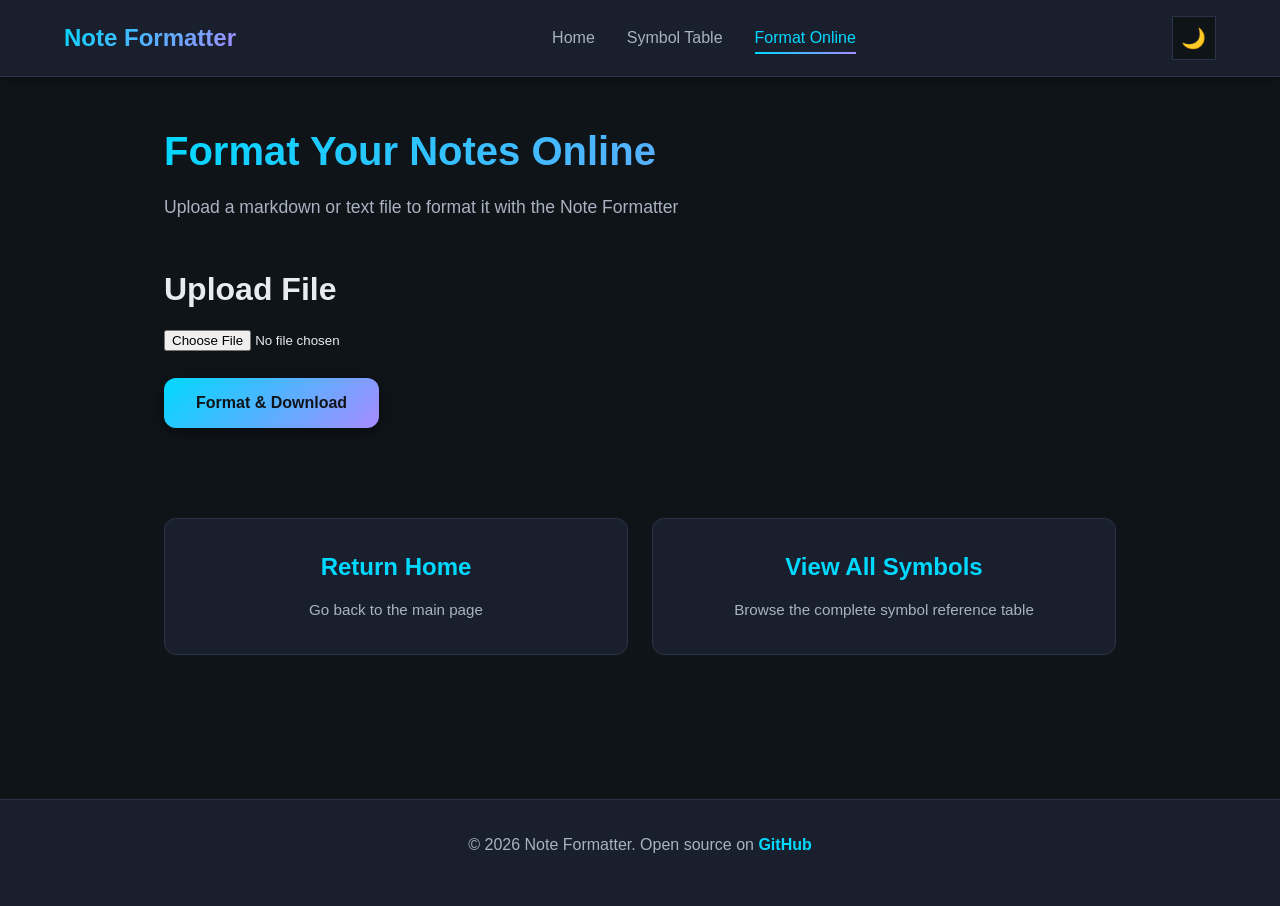
<file: website/online-formatter.html>
<!DOCTYPE html>
<html lang="en">
<head>
    <meta charset="UTF-8">
    <meta name="author" content="John McNally">
    <meta name="viewport" content="width=device-width, initial-scale=1.0">
    <title>Format Online - Note Formatter</title>
    <link rel="stylesheet" href="style.css">
</head>
<body>
    <nav class="navbar">
        <div class="nav-container">
            <div class="nav-brand"><a href="../index.html">Note Formatter</a></div>
            <ul class="nav-menu">
                <li><a href="../index.html" class="nav-link">Home</a></li>
                <li><a href="symbol-table.html" class="nav-link">Symbol Table</a></li>
                <li><a href="online-formatter.html" class="nav-link active">Format Online</a></li>
            </ul>
            <button id="theme-button" class="theme-toggle" aria-label="Toggle theme">
                <span class="theme-icon">🌙</span>
            </button>
        </div>
    </nav>

    <main class="container">
        <section class="section">
            <div class="section-header">
                <h1 class="section-title">Format Your Notes Online</h1>
                <p class="section-subtitle">Upload a markdown or text file to format it with the Note Formatter</p>
            </div>

            <div class="upload-box">
              <h2>Upload File</h2>
              <input type="file" id="fileInput" accept=".md,.txt" />
              <br><br>
              <button id="uploadBtn" class="btn btn-primary">
                  Format & Download
              </button>
              <p id="statusText"></p>
            </div>

            <br/>
            <div class="next-steps">
              <div class="steps-grid">
                <a href="../index.html" class="step-card">
                  <h3>Return Home</h3>
                  <p>Go back to the main page</p>
                </a>
                <a href="symbol-table.html" class="step-card">
                  <h3>View All Symbols</h3>
                  <p>Browse the complete symbol reference table</p>
                </a>
              </div>
            </div>
        </section>
    </main>

    <footer class="footer">
        <p>&copy; 2026 Note Formatter. Open source on <a href="https://github.com/johnm-portfolio/formatter-deployment">GitHub</a></p>
    </footer>

    <script src="script.js"></script>
</body>
</html>
</file>
<file: website/style.css>
/* Modern Dark Theme - Note Formatter */
/* Color System */
:root {
    /* Primary Colors */
    --bg-primary: #0f1419;
    --bg-secondary: #1a1f2e;
    --bg-tertiary: #252d3d;
    
    /* Text Colors */
    --text-primary: #e8ecf1;
    --text-secondary: #a8b2c1;
    --text-tertiary: #7a8494;
    
    /* Accent Colors */
    --accent-primary: #00d9ff;    /* Cyan */
    --accent-secondary: #a78bff;  /* Purple */
    --accent-tertiary: #ff6b6b;   /* Red for errors/warnings */
    
    /* Component Colors */
    --border-color: #2a3447;
    --hover-overlay: rgba(0, 217, 255, 0.1);
    --shadow-sm: 0 2px 8px rgba(0, 0, 0, 0.3);
    --shadow-md: 0 4px 16px rgba(0, 0, 0, 0.4);
    --shadow-lg: 0 8px 32px rgba(0, 0, 0, 0.5);
    
    /* Typography */
    --font-family: -apple-system, BlinkMacSystemFont, 'Segoe UI', 'Roboto', 'Helvetica Neue', sans-serif;
    --font-mono: 'Courier New', monospace;
    
    /* Spacing */
    --spacing-xs: 0.25rem;
    --spacing-sm: 0.5rem;
    --spacing-md: 1rem;
    --spacing-lg: 1.5rem;
    --spacing-xl: 2rem;
    --spacing-2xl: 3rem;
    
    /* Border Radius */
    --radius-sm: 4px;
    --radius-md: px;
    --radius-lg: 12px;
    
    /* Transitions */
    --transition-fast: 150ms ease-in-out;
    --transition-base: 300ms ease-in-out;
    --transition-slow: 500ms ease-in-out;
}

/* Light Theme Variables */
body.light-theme {
    --bg-primary: #f8f9fa;
    --bg-secondary: #ffffff;
    --bg-tertiary: #f0f2f5;
    --text-primary: #1a1f2e;
    --text-secondary: #4a5568;
    --text-tertiary: #718096;
    --border-color: #e2e8f0;
    --hover-overlay: rgba(0, 217, 255, 0.08);
}

/* Reset and Base Styles */
* {
    margin: 0;
    padding: 0;
    box-sizing: border-box;
}

html {
    scroll-behavior: smooth;
}

body {
    background-color: var(--bg-primary);
    color: var(--text-primary);
    font-family: var(--font-family);
    font-size: 16px;
    line-height: 1.6;
    transition: background-color var(--transition-base), color var(--transition-base);
}

/* Typography */
h1, h2, h3, h4, h5, h6 {
    font-weight: 600;
    line-height: 1.3;
    margin-bottom: var(--spacing-md);
}

h1 {
    font-size: 2.5rem;
    font-weight: 700;
}

h2 {
    font-size: 2rem;
    margin-top: var(--spacing-2xl);
}

h3 {
    font-size: 1.5rem;
    color: var(--text-primary);
}

h4 {
    font-size: 1.125rem;
}

p {
    margin-bottom: var(--spacing-md);
    color: var(--text-secondary);
}

a {
    color: var(--accent-primary);
    text-decoration: none;
    transition: color var(--transition-fast);
}

a:hover {
    color: var(--accent-secondary);
}

/* Code Blocks */
code {
    background-color: var(--bg-tertiary);
    color: var(--accent-primary);
    padding: var(--spacing-xs) var(--spacing-sm);
    border-radius: var(--radius-sm);
    font-family: var(--font-mono);
    font-size: 0.9em;
}

.code-block {
    background-color: var(--bg-tertiary);
    border: 1px solid var(--border-color);
    border-radius: var(--radius-lg);
    padding: var(--spacing-lg);
    margin: var(--spacing-md) 0;
    overflow-x: auto;
}

.code-block code {
    background-color: transparent;
    color: var(--accent-primary);
    padding: 0;
}

/* Navigation */
.navbar {
    background-color: var(--bg-secondary);
    border-bottom: 1px solid var(--border-color);
    position: sticky;
    top: 0;
    z-index: 100;
    box-shadow: var(--shadow-sm);
}

.nav-container {
    max-width: 1200px;
    margin: 0 auto;
    padding: var(--spacing-md) var(--spacing-lg);
    display: flex;
    justify-content: space-between;
    align-items: center;
}

.nav-brand {
    font-size: 1.5rem;
    font-weight: 700;
    background: linear-gradient(135deg, var(--accent-primary), var(--accent-secondary));
    -webkit-background-clip: text;
    -webkit-text-fill-color: transparent;
    background-clip: text;
}

.nav-brand a {
    color: inherit;
    -webkit-text-fill-color: inherit;
}

.nav-menu {
    display: flex;
    list-style: none;
    gap: var(--spacing-xl);
    margin: 0;
}

.nav-link {
    color: var(--text-secondary);
    transition: color var(--transition-fast);
    font-weight: 500;
    position: relative;
}

.nav-link:hover,
.nav-link.active {
    color: var(--accent-primary);
}

.nav-link.active::after {
    content: '';
    position: absolute;
    bottom: -8px;
    left: 0;
    right: 0;
    height: 2px;
    background: linear-gradient(90deg, var(--accent-primary), var(--accent-secondary));
}

/* Container */
.container {
    max-width: 1000px;
    margin: 0 auto;
    padding: var(--spacing-2xl) var(--spacing-lg);
}

/* Sections */
.section {
    margin-bottom: var(--spacing-2xl);
}

.section-header {
    margin-bottom: var(--spacing-2xl);
}

.section-title {
    background: linear-gradient(135deg, var(--accent-primary), var(--accent-secondary));
    -webkit-background-clip: text;
    -webkit-text-fill-color: transparent;
    background-clip: text;
    font-size: 2.5rem;
    font-weight: 700;
    margin-bottom: var(--spacing-md);
}

.section-subtitle {
    font-size: 1.1rem;
    color: var(--text-secondary);
    margin-bottom: 0;
}

/* Hero Section */
.hero {
    text-align: center;
    margin-bottom: var(--spacing-2xl);
    position: relative;
}

.hero-content {
    margin-bottom: var(--spacing-2xl);
}

.hero-title {
    font-size: 3rem;
    font-weight: 700;
    margin-bottom: var(--spacing-lg);
    background: linear-gradient(135deg, var(--accent-primary), var(--accent-secondary));
    -webkit-background-clip: text;
    -webkit-text-fill-color: transparent;
    background-clip: text;
}

.hero-subtitle {
    font-size: 1.25rem;
    color: var(--text-secondary);
    margin-bottom: var(--spacing-2xl);
    max-width: 600px;
    margin-left: auto;
    margin-right: auto;
}

.hero-buttons {
    display: flex;
    gap: var(--spacing-lg);
    justify-content: center;
    flex-wrap: wrap;
}

.accent-line {
    height: 3px;
    background: linear-gradient(90deg, transparent, var(--accent-primary), var(--accent-secondary), transparent);
    margin-top: var(--spacing-2xl);
}

/* Buttons */
.btn {
    display: inline-flex;
    align-items: center;
    justify-content: center;
    padding: var(--spacing-md) var(--spacing-xl);
    border-radius: var(--radius-lg);
    font-size: 1rem;
    font-weight: 600;
    transition: all var(--transition-fast);
    cursor: pointer;
    border: none;
    text-decoration: none;
    white-space: nowrap;
}

.btn-primary {
    background: linear-gradient(135deg, var(--accent-primary), var(--accent-secondary));
    color: var(--bg-primary);
    box-shadow: var(--shadow-md);
}

.btn-primary:hover {
    transform: translateY(-2px);
    box-shadow: var(--shadow-lg);
}

.btn-secondary {
    background-color: transparent;
    color: var(--accent-primary);
    border: 2px solid var(--accent-primary);
}

.btn-secondary:hover {
    background-color: var(--hover-overlay);
    border-color: var(--accent-secondary);
    color: var(--accent-secondary);
}

/* Features Grid */
.features {
    margin: var(--spacing-2xl) 0;
}

.features-grid {
    display: grid;
    grid-template-columns: repeat(auto-fit, minmax(280px, 1fr));
    gap: var(--spacing-xl);
    margin-bottom: var(--spacing-2xl);
}

.feature-card {
    background-color: var(--bg-secondary);
    border: 1px solid var(--border-color);
    border-radius: var(--radius-lg);
    padding: var(--spacing-xl);
    transition: all var(--transition-base);
}

.feature-card:hover {
    border-color: var(--accent-primary);
    box-shadow: var(--shadow-md);
    transform: translateY(-4px);
}

.feature-card h3 {
    margin-bottom: var(--spacing-md);
    color: var(--accent-primary);
}

.feature-card p {
    margin-bottom: 0;
    font-size: 0.95rem;
}

/* Features List */
.features-list {
    display: flex;
    flex-direction: column;
    gap: var(--spacing-lg);
    margin: var(--spacing-xl) 0;
}

.list-item {
    display: flex;
    gap: var(--spacing-lg);
    align-items: flex-start;
}

.list-icon {
    color: var(--accent-primary);
    font-weight: bold;
    flex-shrink: 0;
    margin-top: 2px;
}

.list-item div {
    flex: 1;
}

.list-item strong {
    color: var(--text-primary);
}

/* Inline Link */
.inline-link {
    color: var(--accent-primary);
    font-weight: 600;
}

.inline-link:hover {
    color: var(--accent-secondary);
}

/* Example Section */
.example-grid {
    display: grid;
    grid-template-columns: repeat(auto-fit, minmax(300px, 1fr));
    gap: var(--spacing-xl);
    margin-top: var(--spacing-xl);
}

.example-item {
    background-color: var(--bg-secondary);
    border: 1px solid var(--border-color);
    border-radius: var(--radius-lg);
    padding: var(--spacing-lg);
    text-align: center;
}

.example-item h4 {
    color: var(--accent-primary);
    margin-bottom: var(--spacing-md);
}

.example-image {
    width: 100%;
    height: auto;
    border-radius: var(--radius-md);
    border: 1px solid var(--border-color);
}

/* CTA Section */
.cta-section {
    background: linear-gradient(135deg, var(--bg-secondary), var(--bg-tertiary));
    border: 1px solid var(--border-color);
    border-radius: var(--radius-lg);
    padding: var(--spacing-2xl);
    text-align: center;
    margin: var(--spacing-2xl) 0;
}

.cta-section h2 {
    margin-top: 0;
    background: linear-gradient(135deg, var(--accent-primary), var(--accent-secondary));
    -webkit-background-clip: text;
    -webkit-text-fill-color: transparent;
    background-clip: text;
}

.cta-buttons {
    display: flex;
    gap: var(--spacing-lg);
    justify-content: center;
    flex-wrap: wrap;
    margin-top: var(--spacing-xl);
}

/* Controls Bar */
.controls-bar {
    display: flex;
    justify-content: space-between;
    align-items: center;
    gap: var(--spacing-lg);
    margin: var(--spacing-xl) 0;
    flex-wrap: wrap;
    background-color: var(--bg-secondary);
    padding: var(--spacing-lg);
    border-radius: var(--radius-lg);
    border: 1px solid var(--border-color);
}

.control-group {
    display: flex;
    align-items: center;
    gap: var(--spacing-md);
}

.control-group label {
    color: var(--text-secondary);
    font-weight: 500;
}

.control-group select {
    background-color: var(--bg-primary);
    color: var(--text-primary);
    border: 1px solid var(--border-color);
    padding: var(--spacing-sm) var(--spacing-md);
    border-radius: var(--radius-md);
    font-size: 1rem;
    cursor: pointer;
    transition: border-color var(--transition-fast);
}

.control-group select:hover,
.control-group select:focus {
    border-color: var(--accent-primary);
    outline: none;
}

/* Theme Toggle */
.theme-toggle {
    background-color: var(--bg-primary);
    border: 1px solid var(--border-color);
    color: var(--text-primary);
    width: 44px;
    height: 44px;
    border-radius: var(--radius-md);
    display: flex;
    align-items: center;
    justify-content: center;
    cursor: pointer;
    font-size: 1.25rem;
    transition: all var(--transition-fast);
}

.theme-toggle:hover {
    border-color: var(--accent-primary);
    box-shadow: var(--shadow-md);
}

/* Tables */
.table-wrapper {
    overflow-x: auto;
    border-radius: var(--radius-lg);
    border: 1px solid var(--border-color);
    margin: var(--spacing-xl) 0;
}

.data-table {
    width: 100%;
    border-collapse: collapse;
    background-color: var(--bg-secondary);
}

.data-table thead {
    background-color: var(--bg-tertiary);
    border-bottom: 2px solid var(--border-color);
}

.data-table thead th {
    padding: var(--spacing-lg);
    text-align: left;
    font-weight: 600;
    color: var(--accent-primary);
    font-size: 0.95rem;
    text-transform: uppercase;
    letter-spacing: 0.5px;
}

.data-table tbody td {
    padding: var(--spacing-lg);
    border-bottom: 1px solid var(--border-color);
    color: var(--text-secondary);
}

.data-table tbody tr {
    transition: background-color var(--transition-fast);
}

.data-table tbody tr:hover {
    background-color: var(--bg-tertiary);
}

.symbol {
    cursor: pointer;
    color: var(--accent-primary);
    font-weight: 600;
    font-size: 1.25rem;
    transition: all var(--transition-fast);
}

.symbol:hover {
    color: var(--accent-secondary);
    transform: scale(1.1);
}

.hidden {
    display: none;
}

/* Help Section */
.help-section {
    background-color: var(--bg-secondary);
    border: 1px solid var(--border-color);
    border-radius: var(--radius-lg);
    padding: var(--spacing-xl);
    margin: var(--spacing-2xl) 0;
}

.help-section h3 {
    color: var(--accent-primary);
    margin-top: 0;
}

.help-section p {
    margin-bottom: var(--spacing-md);
}

.help-section p:last-child {
    margin-bottom: 0;
}

/* Info Banner */
.info-banner {
    display: flex;
    gap: var(--spacing-lg);
    padding: var(--spacing-lg);
    border-radius: var(--radius-lg);
    margin: var(--spacing-xl) 0;
    border-left: 4px solid;
}

.info-banner.warning {
    background-color: rgba(255, 107, 107, 0.1);
    border-left-color: var(--accent-tertiary);
}

.banner-icon {
    font-size: 1.5rem;
    flex-shrink: 0;
}

.info-banner strong {
    color: var(--text-primary);
}

/* Formatter Card */
.formatter-card {
    background-color: var(--bg-secondary);
    border: 1px solid var(--border-color);
    border-radius: var(--radius-lg);
    padding: var(--spacing-xl);
    margin: var(--spacing-xl) 0;
}

.formatter-card h2 {
    color: var(--accent-primary);
    margin-top: 0;
    margin-bottom: var(--spacing-lg);
}

.formatter-card h3 {
    color: var(--text-primary);
    font-size: 1.25rem;
}

.formatter-card p {
    margin-bottom: var(--spacing-md);
}

/* Instructions */
.instructions {
    display: flex;
    flex-direction: column;
    gap: var(--spacing-xl);
    margin: var(--spacing-xl) 0;
}

.instruction-step {
    display: flex;
    gap: var(--spacing-lg);
    align-items: flex-start;
}

.step-number {
    display: flex;
    align-items: center;
    justify-content: center;
    width: 44px;
    height: 44px;
    border-radius: 50%;
    background: linear-gradient(135deg, var(--accent-primary), var(--accent-secondary));
    color: var(--bg-primary);
    font-weight: 700;
    font-size: 1.25rem;
    flex-shrink: 0;
}

.step-content h3 {
    margin-top: 0;
    margin-bottom: var(--spacing-md);
    color: var(--text-primary);
}

.step-content p {
    margin-bottom: var(--spacing-md);
}

/* Quick Commands */
.quick-commands {
    display: flex;
    flex-direction: column;
    gap: var(--spacing-lg);
}

.command-item {
    border-left: 3px solid var(--accent-primary);
    padding-left: var(--spacing-lg);
}

.command-item strong {
    color: var(--text-primary);
}

/* Next Steps */
.next-steps {
    margin: var(--spacing-2xl) 0;
}

.steps-grid {
    display: grid;
    grid-template-columns: repeat(auto-fit, minmax(240px, 1fr));
    gap: var(--spacing-lg);
    margin-top: var(--spacing-xl);
}

.step-card {
    display: flex;
    flex-direction: column;
    align-items: center;
    text-align: center;
    padding: var(--spacing-xl);
    background-color: var(--bg-secondary);
    border: 1px solid var(--border-color);
    border-radius: var(--radius-lg);
    transition: all var(--transition-base);
    text-decoration: none;
    color: inherit;
}

.step-card:hover {
    border-color: var(--accent-primary);
    box-shadow: var(--shadow-md);
    transform: translateY(-4px);
}

.step-icon {
    font-size: 2.5rem;
    margin-bottom: var(--spacing-md);
}

.step-card h3 {
    margin-bottom: var(--spacing-md);
    color: var(--accent-primary);
}

.step-card p {
    margin-bottom: 0;
    font-size: 0.95rem;
}

/* Footer */
.footer {
    background-color: var(--bg-secondary);
    border-top: 1px solid var(--border-color);
    padding: var(--spacing-xl) var(--spacing-lg);
    text-align: center;
    margin-top: var(--spacing-2xl);
    color: var(--text-secondary);
}

.footer a {
    color: var(--accent-primary);
    font-weight: 600;
}

.footer a:hover {
    color: var(--accent-secondary);
}

/* Responsive Design */
@media (max-width: 768px) {
    :root {
        font-size: 14px;
    }
    
    .hero-title {
        font-size: 2rem;
    }
    
    .section-title {
        font-size: 1.75rem;
    }
    
    .nav-container {
        flex-direction: column;
        gap: var(--spacing-md);
        padding: var(--spacing-md);
    }
    
    .nav-menu {
        flex-direction: column;
        gap: var(--spacing-md);
        width: 100%;
    }
    
    .nav-link.active::after {
        display: none;
    }
    
    .nav-link.active {
        color: var(--accent-primary);
    }
    
    .container {
        padding: var(--spacing-lg) var(--spacing-md);
    }
    
    .controls-bar {
        flex-direction: column;
        align-items: stretch;
    }
    
    .control-group {
        width: 100%;
    }
    
    .control-group select {
        width: 100%;
    }
    
    .theme-toggle {
        width: 100%;
    }
    
    .hero-buttons,
    .cta-buttons {
        flex-direction: column;
    }
    
    .btn {
        width: 100%;
    }
    
    .example-grid {
        grid-template-columns: 1fr;
    }
    
    .features-grid {
        grid-template-columns: 1fr;
    }
    
    .instruction-step {
        flex-direction: column;
        align-items: center;
        text-align: center;
    }
    
    .step-content {
        width: 100%;
    }
    
    h1 {
        font-size: 2rem;
    }
    
    h2 {
        font-size: 1.5rem;
    }
}

/* Reduced Motion */
@media (prefers-reduced-motion: reduce) {
    *,
    *::before,
    *::after {
        animation-duration: 0.01ms !important;
        animation-iteration-count: 1 !important;
        transition-duration: 0.01ms !important;
    }
}
</file>
